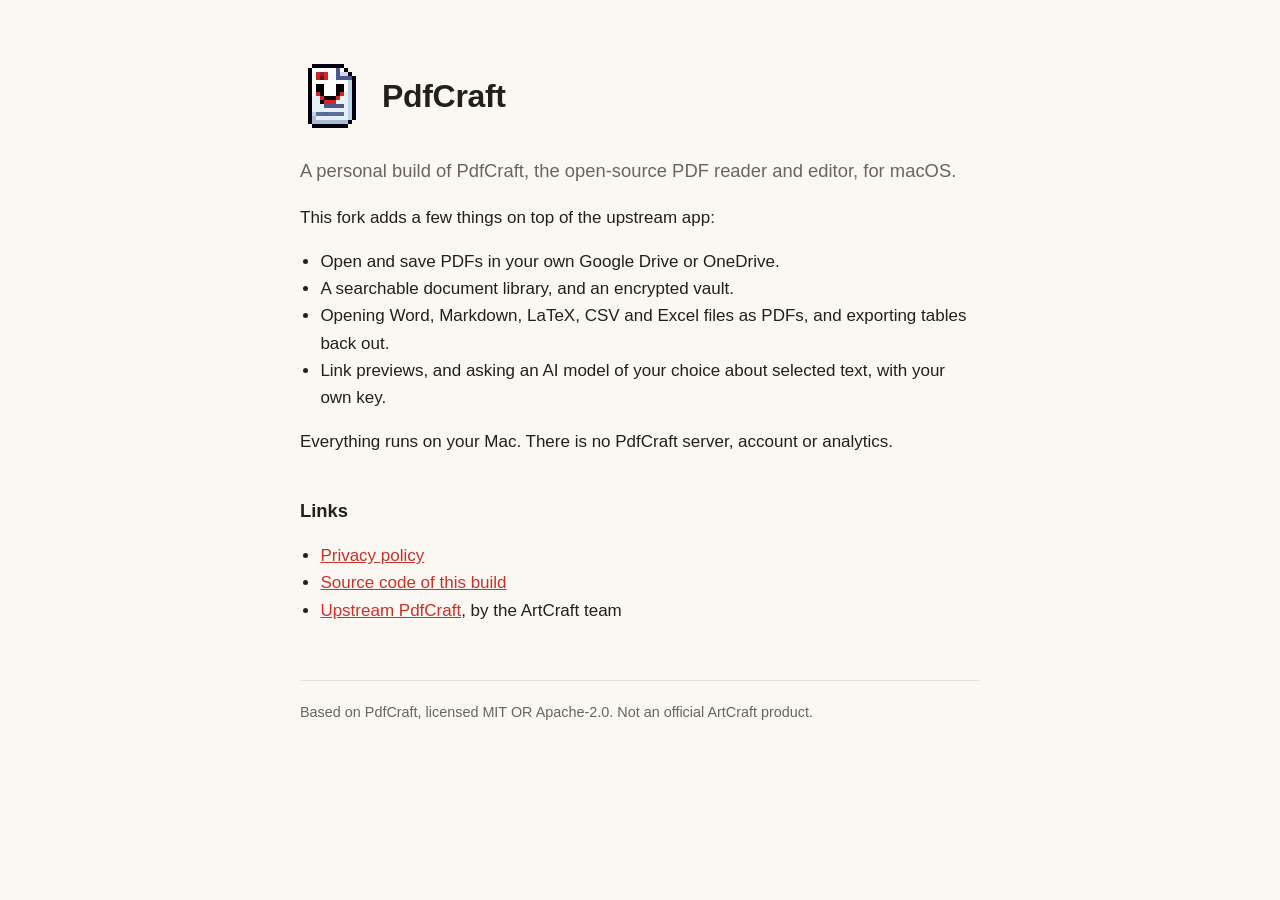
<file: index.html>
<!doctype html>
<html lang="en">
<head>
<meta charset="utf-8">
<meta name="viewport" content="width=device-width, initial-scale=1">
<title>PdfCraft (personal build)</title>
<meta name="description" content="A personal macOS build of PdfCraft, the open-source PDF reader and editor, with cloud drive, library and AI additions.">
<link rel="icon" type="image/png" href="logo.png">
<link rel="stylesheet" href="style.css">
</head>
<body>
<main>
<header>
  <img src="logo.png" alt="" width="64" height="64">
  <h1>PdfCraft</h1>
</header>
<p class="lede">A personal build of PdfCraft, the open-source PDF reader and editor, for macOS.</p>
<p>This fork adds a few things on top of the upstream app:</p>
<ul>
  <li>Open and save PDFs in your own Google Drive or OneDrive.</li>
  <li>A searchable document library, and an encrypted vault.</li>
  <li>Opening Word, Markdown, LaTeX, CSV and Excel files as PDFs, and exporting tables back out.</li>
  <li>Link previews, and asking an AI model of your choice about selected text, with your own key.</li>
</ul>
<p>Everything runs on your Mac. There is no PdfCraft server, account or analytics.</p>
<h2>Links</h2>
<ul>
  <li><a href="privacy.html">Privacy policy</a></li>
  <li><a href="https://github.com/NotTanJune/pdfcraft">Source code of this build</a></li>
  <li><a href="https://github.com/storytold/pdfcraft">Upstream PdfCraft</a>, by the ArtCraft team</li>
</ul>
<footer>Based on PdfCraft, licensed MIT OR Apache-2.0. Not an official ArtCraft product.</footer>
</main>
</body>
</html>
</file>
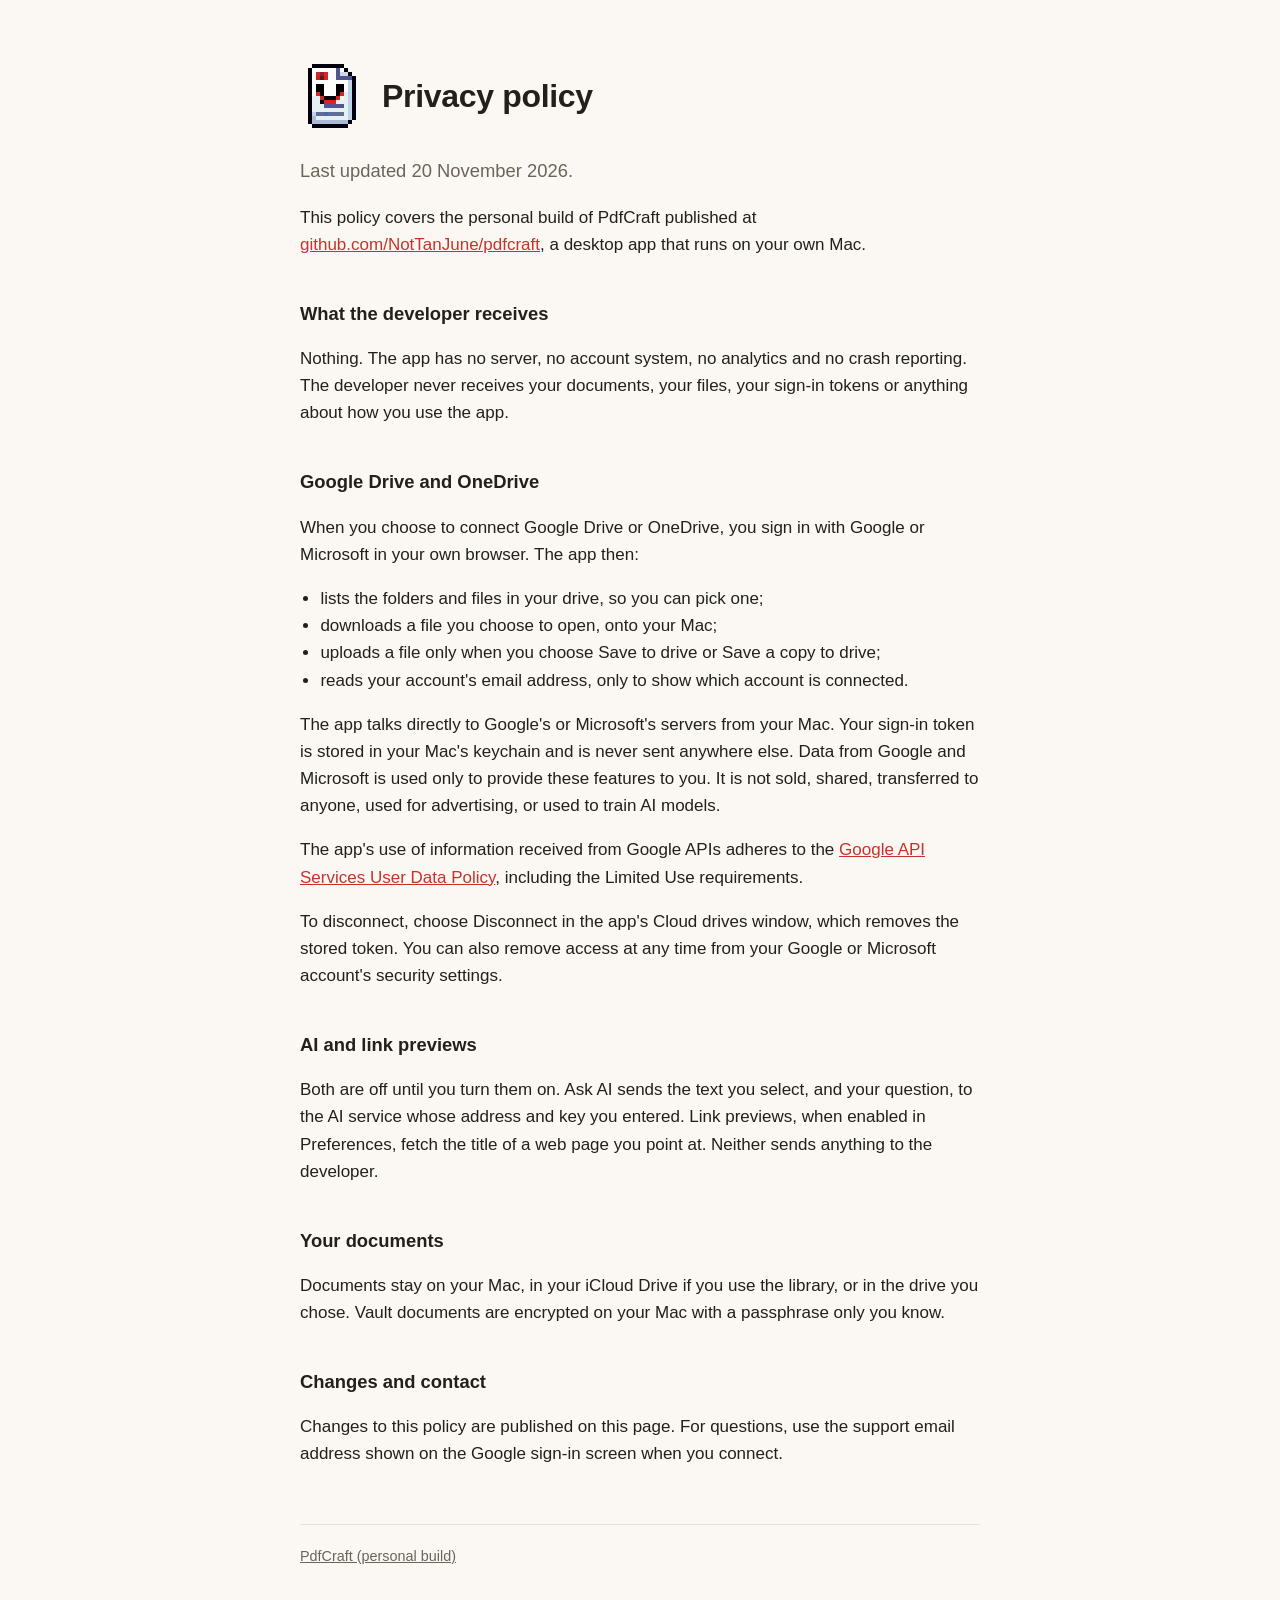
<file: privacy.html>
<!doctype html>
<html lang="en">
<head>
<meta charset="utf-8">
<meta name="viewport" content="width=device-width, initial-scale=1">
<title>Privacy policy · PdfCraft (personal build)</title>
<meta name="description" content="How this personal build of PdfCraft handles your documents and your Google Drive and OneDrive data.">
<link rel="icon" type="image/png" href="logo.png">
<link rel="stylesheet" href="style.css">
</head>
<body>
<main>
<header>
  <img src="logo.png" alt="" width="64" height="64">
  <h1>Privacy policy</h1>
</header>
<p class="lede">Last updated 20 November 2026.</p>

<p>This policy covers the personal build of PdfCraft published at <a href="https://github.com/NotTanJune/pdfcraft">github.com/NotTanJune/pdfcraft</a>, a desktop app that runs on your own Mac.</p>

<h2>What the developer receives</h2>
<p>Nothing. The app has no server, no account system, no analytics and no crash reporting. The developer never receives your documents, your files, your sign-in tokens or anything about how you use the app.</p>

<h2>Google Drive and OneDrive</h2>
<p>When you choose to connect Google Drive or OneDrive, you sign in with Google or Microsoft in your own browser. The app then:</p>
<ul>
  <li>lists the folders and files in your drive, so you can pick one;</li>
  <li>downloads a file you choose to open, onto your Mac;</li>
  <li>uploads a file only when you choose Save to drive or Save a copy to drive;</li>
  <li>reads your account's email address, only to show which account is connected.</li>
</ul>
<p>The app talks directly to Google's or Microsoft's servers from your Mac. Your sign-in token is stored in your Mac's keychain and is never sent anywhere else. Data from Google and Microsoft is used only to provide these features to you. It is not sold, shared, transferred to anyone, used for advertising, or used to train AI models.</p>
<p>The app's use of information received from Google APIs adheres to the <a href="https://developers.google.com/terms/api-services-user-data-policy">Google API Services User Data Policy</a>, including the Limited Use requirements.</p>
<p>To disconnect, choose Disconnect in the app's Cloud drives window, which removes the stored token. You can also remove access at any time from your Google or Microsoft account's security settings.</p>

<h2>AI and link previews</h2>
<p>Both are off until you turn them on. Ask AI sends the text you select, and your question, to the AI service whose address and key you entered. Link previews, when enabled in Preferences, fetch the title of a web page you point at. Neither sends anything to the developer.</p>

<h2>Your documents</h2>
<p>Documents stay on your Mac, in your iCloud Drive if you use the library, or in the drive you chose. Vault documents are encrypted on your Mac with a passphrase only you know.</p>

<h2>Changes and contact</h2>
<p>Changes to this policy are published on this page. For questions, use the support email address shown on the Google sign-in screen when you connect.</p>

<footer><a href="index.html">PdfCraft (personal build)</a></footer>
</main>
</body>
</html>
</file>
<file: style.css>
:root { --bg: #fbf8f3; --fg: #23201c; --muted: #6b645a; --accent: #c8322b; --card: #ffffff; --line: #e7e0d5; color-scheme: light; }
@media (prefers-color-scheme: dark) {
  :root { --bg: #1b1916; --fg: #f1ece4; --muted: #a59d91; --accent: #ef6a5f; --card: #24211d; --line: #3a352e; color-scheme: dark; }
}
* { box-sizing: border-box; }
body { margin: 0; background: var(--bg); color: var(--fg); font: 17px/1.6 ui-sans-serif, -apple-system, "Segoe UI", Inter, sans-serif; padding: 0 20px; }
main { max-width: 680px; margin: 0 auto; padding: 64px 0 80px; }
header { display: flex; align-items: center; gap: 18px; margin-bottom: 28px; }
header img { width: 64px; height: 64px; image-rendering: pixelated; }
h1 { font-size: 2rem; line-height: 1.15; margin: 0; letter-spacing: -0.01em; }
h2 { font-size: 1.15rem; margin: 2.2em 0 0.4em; }
p, li { color: var(--fg); }
.lede { font-size: 1.15rem; color: var(--muted); margin-top: 0; }
a { color: var(--accent); }
ul { padding-left: 1.2em; }
footer { margin-top: 56px; padding-top: 20px; border-top: 1px solid var(--line); color: var(--muted); font-size: 0.9rem; }
footer a { color: var(--muted); }
</file>
